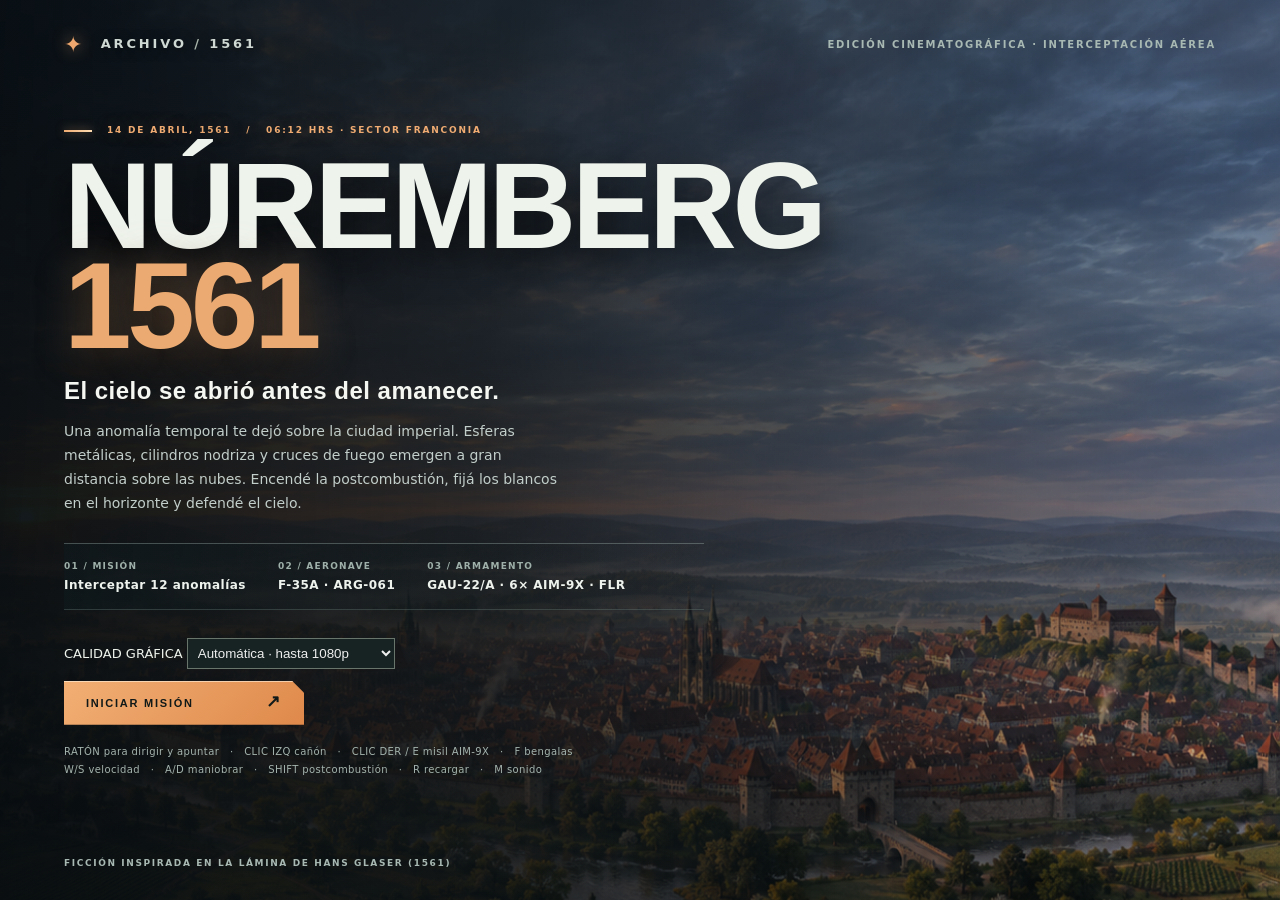
<file: index.html>
<!doctype html>
<html lang="es">
<head>
  <meta charset="utf-8">
  <meta name="viewport" content="width=device-width,initial-scale=1">
  <meta name="theme-color" content="#0b1317">
  <meta name="referrer" content="no-referrer">
  <meta http-equiv="Content-Security-Policy" content="default-src 'self'; script-src 'self'; style-src 'self' 'unsafe-inline'; img-src 'self' data: blob:; media-src 'self' blob:; connect-src 'none'; object-src 'none'; base-uri 'self'; form-action 'none'">
  <title>NÚREMBERG 1561 — Anomalía</title>
  <link rel="stylesheet" href="style.css">
</head>
<body>
  <main id="game">
    <canvas id="view" aria-label="Vista de la cabina de combate"></canvas>
    <div class="vignette"></div>
    <div class="grain"></div>
    <div class="letterbox top"></div>
    <div class="letterbox bottom"></div>
    <div id="cinema-fade" aria-hidden="true"></div>
    <div class="hud" id="hud" hidden>
      <div class="hud-top">
        <div class="hud-card"><span class="eyebrow">OPERACIÓN</span><strong>CIELO DE HIERRO</strong></div>
        <div class="mission"><span class="dot"></span> INTERCEPTACIÓN DE LARGO ALCANCE <span class="sep">·</span> <span id="radar-status">RADAR ACTIVO</span></div>
        <div class="hud-card right"><span class="eyebrow">NÚREMBERG · 14 ABR 1561</span><strong id="clock">06:12:00</strong></div>
      </div>
      <div class="side left">
        <span class="eyebrow">INTEGRIDAD</span>
        <strong id="health">100<span>%</span></strong>
        <div class="bar"><i id="healthbar"></i></div>
        <small>F-35A · ARG-061</small>
      </div>
      <div class="side right-side">
        <span class="eyebrow">CAÑÓN GAU-22/A</span>
        <strong id="ammo">40<span> / 40</span></strong>
        <div class="bar"><i id="ammobar"></i></div>
        <small id="weapon-status">SISTEMA LISTO</small>
        <div class="ordnance-row">
          <span class="ord-chip" id="missile-chip">AIM-9X <b id="missiles">6</b></span>
          <span class="ord-chip" id="flare-chip">FLR <b id="flares">12</b></span>
        </div>
      </div>
      <div class="crosshair" id="crosshair"><i></i><b></b><em></em><span class="ring-outer"></span></div>
      <div id="hitmarker">×</div>
      <div id="damage"></div>
      <div id="radio-feed" hidden><span class="radio-callsign" id="radio-callsign">ARG-062 // VHF</span><span id="radio-text"></span></div>
      <div class="hud-bottom">
        <div class="hud-card"><span class="eyebrow">BLANCOS NEUTRALIZADOS</span><strong id="kills">00 <span>/ 12</span></strong></div>
        <div class="bottom-center">
          <span id="message">IDENTIFICÁ Y DESTRUÍ LOS OBJETOS</span>
          <small>W/S VELOCIDAD &nbsp; · &nbsp; A/D MANIOBRAR &nbsp; · &nbsp; SHIFT POSTCOMBUSTIÓN &nbsp; · &nbsp; CLIC DER / E MISIL &nbsp; · &nbsp; F BENGALAS &nbsp; · &nbsp; R RECARGAR</small>
        </div>
        <div class="hud-card right"><span class="eyebrow">VELOCIDAD</span><strong id="speed">350 <span>KT</span></strong></div>
      </div>
    </div>
    <section class="overlay" id="intro">
      <div class="intro-bg" aria-hidden="true"></div>
      <div class="intro-flare" aria-hidden="true"></div>
      <div class="intro-top">
        <div class="brand"><span class="brand-mark">✦</span> ARCHIVO <b> / </b> 1561</div>
        <span class="top-label">EDICIÓN CINEMATOGRÁFICA · INTERCEPTACIÓN AÉREA</span>
      </div>
      <div class="intro-content">
        <div class="kicker"><span></span> 14 DE ABRIL, 1561 &nbsp; / &nbsp; 06:12 HRS · SECTOR FRANCONIA</div>
        <h1>NÚREMBERG<span>1561</span></h1>
        <p class="lead">El cielo se abrió antes del amanecer.</p>
        <p class="description">Una anomalía temporal te dejó sobre la ciudad imperial. Esferas metálicas, cilindros nodriza y cruces de fuego emergen a gran distancia sobre las nubes. Encendé la postcombustión, fijá los blancos en el horizonte y defendé el cielo.</p>
        <div class="brief">
          <div><span>01 / MISIÓN</span><strong>Interceptar 12 anomalías</strong></div>
          <div><span>02 / AERONAVE</span><strong>F-35A · ARG-061</strong></div>
          <div><span>03 / ARMAMENTO</span><strong>GAU-22/A · 6× AIM-9X · FLR</strong></div>
        </div>
        <label style="display:block;margin-bottom:12px;font-size:13px">CALIDAD GRÁFICA <select id="graphics-quality" style="background:#172323;color:#eee;padding:6px;border:1px solid #68756b"><option value="auto">Automática · hasta 1080p</option><option value="high">Alta · nubes más detalladas</option><option value="medium">Media · resolución reducida</option><option value="low">Baja · sin sombras dinámicas</option></select></label>
        <button id="start">INICIAR MISIÓN <span>↗</span></button>
        <p class="controls">RATÓN para dirigir y apuntar &nbsp; · &nbsp; CLIC IZQ cañón &nbsp; · &nbsp; CLIC DER / E misil AIM-9X &nbsp; · &nbsp; F bengalas<br>W/S velocidad &nbsp; · &nbsp; A/D maniobrar &nbsp; · &nbsp; SHIFT postcombustión &nbsp; · &nbsp; R recargar &nbsp; · &nbsp; M sonido</p>
      </div>
      <div class="intro-footer">
        <span>FICCIÓN INSPIRADA EN LA LÁMINA DE HANS GLASER (1561)</span>
      </div>
    </section>
    <section class="overlay end" id="end" hidden>
      <div class="intro-bg end-bg" aria-hidden="true"></div>
      <div class="end-box">
        <div class="kicker"><span></span> FIN DE LA OPERACIÓN</div>
        <h2 id="end-title"></h2>
        <p id="end-text"></p>
        <div class="result"><span>BLANCOS NEUTRALIZADOS</span><strong id="end-score"></strong></div>
        <button id="restart">VOLVER A VOLAR <span>↗</span></button>
      </div>
    </section>
    <div id="pause-hint" hidden>CURSOR LIBERADO · HACÉ CLIC EN LA PANTALLA PARA CONTINUAR</div>
  </main>
  <script src="audio.js"></script>
  <script src="textures.js"></script>
  <script src="vendor/three.min.js"></script>
  <script src="assets/city-atlas.js"></script>
  <script src="assets/franconia-sky.js"></script>
  <script src="assets/franconia-relief.js"></script>
  <script src="assets/franconia-fields.js"></script>
  <script src="assets/franconian-fronts.js"></script>
  <script src="atmosphere3d.js"></script>
  <script src="postfx.js"></script>
  <script src="models3d.js"></script>
  <script src="city3d.js"></script>
  <script src="vfx3d.js"></script>
  <script src="cockpit3d.js"></script>
  <script src="assets/woodland-crowns.js"></script>
  <script src="woodland3d.js"></script>
  <script src="world3d.js"></script>
  <script src="renderer.js"></script>
  <script src="game.js"></script>
</body>
</html>
</file>
<file: style.css>
:root {
  color-scheme: dark;
  font-family: Inter, system-ui, -apple-system, 'Segoe UI', Arial, sans-serif;
  background: #070d11;
  color: #eef3ec;
  -webkit-font-smoothing: antialiased;
  -moz-osx-font-smoothing: grayscale;
  text-rendering: optimizeLegibility;
}

* {
  box-sizing: border-box;
}

html,
body,
#game {
  margin: 0;
  width: 100%;
  height: 100%;
  overflow: hidden;
  background: #070d11;
  user-select: none;
}

canvas {
  position: absolute;
  inset: 0;
  width: 100%;
  height: 100%;
  display: block;
}

#view.cursor-captured {
  cursor: none;
}

[hidden] {
  display: none !important;
}

/* 4K Cinema Post-Processing Overlays */
.vignette {
  position: absolute;
  inset: 0;
  pointer-events: none;
  z-index: 1;
  background:
    radial-gradient(ellipse at center, transparent 52%, rgba(6, 12, 16, 0.34) 80%, rgba(2, 5, 8, 0.76) 100%),
    radial-gradient(circle at 72% 48%, rgba(255, 196, 134, 0.04), transparent 48%);
}

.grain {
  position: absolute;
  inset: 0;
  pointer-events: none;
  z-index: 1;
  background:
    linear-gradient(90deg, rgba(5, 13, 18, 0.24), transparent 24%, transparent 76%, rgba(5, 13, 18, 0.22)),
    linear-gradient(0deg, rgba(4, 9, 13, 0.4), transparent 26%),
    repeating-linear-gradient(0deg, rgba(255, 255, 255, 0.009) 0 1px, transparent 1px 3px);
  mix-blend-mode: soft-light;
}

.letterbox {
  position: absolute;
  left: 0;
  right: 0;
  height: clamp(10px, 2.2vh, 28px);
  background: linear-gradient(180deg, #020507, rgba(3, 6, 9, 0.9));
  pointer-events: none;
  z-index: 2;
}

.letterbox.top {
  top: 0;
  border-bottom: 1px solid rgba(255, 214, 170, 0.1);
}

.letterbox.bottom {
  bottom: 0;
  background: linear-gradient(0deg, #020507, rgba(3, 6, 9, 0.9));
  border-top: 1px solid rgba(255, 214, 170, 0.1);
}

#cinema-fade {
  position: absolute;
  inset: 0;
  background: #030608;
  pointer-events: none;
  z-index: 9;
  opacity: 0;
  transition: opacity 1.5s cubic-bezier(0.22, 1, 0.36, 1);
}

#cinema-fade.active {
  opacity: 1;
  transition: none;
}

.hdr-world .vignette,
.hdr-world .grain {
  display: none;
}

.hdr-world .letterbox {
  height: clamp(6px, 1.35vh, 18px);
  background: rgba(2, 4, 6, 0.92);
  border-color: rgba(255, 200, 140, 0.06);
}

/* Intro & End Cinema Overlays */
.overlay {
  position: absolute;
  inset: 0;
  z-index: 4;
  overflow: hidden;
  background: linear-gradient(95deg, rgba(6, 12, 16, 0.96) 0%, rgba(8, 16, 20, 0.84) 40%, rgba(10, 18, 22, 0.24) 100%);
  display: flex;
  flex-direction: column;
  padding: clamp(28px, 3.6vh, 58px) 5vw;
}

.intro-bg {
  position: absolute;
  inset: -4%;
  z-index: -2;
  background-image: url('assets/nuremberg-dawn.png');
  background-position: center;
  background-size: cover;
  filter: contrast(1.07) saturate(1.12) brightness(0.95);
  will-change: transform;
  animation: kenburns 28s ease-in-out infinite alternate;
}

.end-bg {
  opacity: 0.42;
  filter: contrast(1.1) saturate(0.88) brightness(0.68);
}

#intro::after {
  content: '';
  position: absolute;
  inset: 0;
  z-index: -1;
  pointer-events: none;
  background:
    linear-gradient(94deg, rgba(5, 11, 15, 0.96) 0%, rgba(8, 15, 19, 0.82) 38%, rgba(10, 18, 22, 0.14) 100%),
    radial-gradient(circle at 18% 58%, rgba(235, 163, 98, 0.18), transparent 46%);
}

/* Hollywood Anamorphic Lens Flare */
.intro-flare {
  position: absolute;
  top: 44%;
  left: 6%;
  width: 82vw;
  height: 4px;
  z-index: -1;
  pointer-events: none;
  background: linear-gradient(
    90deg,
    transparent 0%,
    rgba(130, 205, 255, 0.18) 14%,
    rgba(255, 212, 152, 0.48) 28%,
    rgba(255, 248, 230, 0.65) 36%,
    rgba(165, 220, 255, 0.26) 62%,
    transparent 100%
  );
  box-shadow:
    0 0 22px 3px rgba(155, 215, 255, 0.18),
    0 0 42px 8px rgba(245, 182, 112, 0.14);
  filter: blur(2.5px);
  transform: rotate(-1.8deg);
  opacity: 0.68;
  animation: flarePulse 7s ease-in-out infinite alternate;
}

@keyframes flarePulse {
  0% {
    opacity: 0.52;
    transform: rotate(-1.8deg) scaleX(0.96);
  }
  100% {
    opacity: 0.78;
    transform: rotate(-1.5deg) scaleX(1.03);
  }
}

@keyframes kenburns {
  0% {
    transform: scale(1) translate3d(0, 0, 0);
  }
  100% {
    transform: scale(1.075) translate3d(-1.4%, -1%, 0);
  }
}

.intro-top,
.intro-footer {
  display: flex;
  justify-content: space-between;
  align-items: center;
  letter-spacing: 0.18em;
  font-size: clamp(10px, 0.65vw, 14px);
  font-weight: 700;
  color: #cfd8d2;
}

.brand {
  font-size: clamp(13px, 0.85vw, 18px);
  letter-spacing: 0.22em;
  text-shadow: 0 2px 12px rgba(0, 0, 0, 0.65);
}

.brand b {
  color: #a8b5aa;
}

.brand-mark {
  color: #f0a86e;
  font-size: clamp(22px, 1.5vw, 32px);
  vertical-align: middle;
  margin-right: 8px;
  text-shadow: 0 0 16px rgba(240, 168, 110, 0.68);
}

.top-label,
.intro-footer {
  color: #a8b8b2;
}

.intro-content {
  margin: auto 0;
  max-width: clamp(640px, 42vw, 880px);
  padding: 18px 0;
  animation: fadeSlide 0.9s cubic-bezier(0.16, 1, 0.3, 1);
}

@keyframes fadeSlide {
  from {
    opacity: 0;
    transform: translateY(14px);
  }
  to {
    opacity: 1;
    transform: translateY(0);
  }
}

.kicker,
.eyebrow {
  font-size: clamp(9px, 0.6vw, 13px);
  font-weight: 700;
  letter-spacing: 0.2em;
  color: #adc0b7;
}

.kicker {
  color: #f0ac72;
  text-shadow: 0 0 18px rgba(240, 172, 114, 0.34);
}

.kicker span {
  display: inline-block;
  width: 28px;
  height: 2px;
  background: linear-gradient(90deg, #f0ac72, #ffddb3);
  vertical-align: middle;
  margin-right: 10px;
  box-shadow: 0 0 10px rgba(240, 172, 114, 0.62);
}

h1,
h2 {
  font-family: 'Barlow Condensed', 'Arial Narrow', Impact, sans-serif;
  line-height: 0.82;
  letter-spacing: -0.035em;
  margin: 22px 0 20px;
  font-size: clamp(76px, 9.5vw, 172px);
  font-weight: 800;
  text-shadow: 0 14px 38px rgba(0, 0, 0, 0.78);
}

h1 span {
  display: block;
  color: #ebaa71;
  text-shadow: 0 0 42px rgba(235, 170, 113, 0.34), 0 14px 36px rgba(0, 0, 0, 0.78);
}

.lead {
  font-family: 'Barlow Condensed', sans-serif;
  font-size: clamp(24px, 1.75vw, 36px);
  font-weight: 600;
  margin: 0 0 10px;
  color: #f4f7f2;
  letter-spacing: 0.02em;
}

.description {
  max-width: clamp(500px, 34vw, 680px);
  font-size: clamp(14px, 0.9vw, 18px);
  line-height: 1.72;
  color: #c2ceca;
}

.brief {
  display: flex;
  gap: clamp(24px, 2.5vw, 48px);
  margin: 28px 0;
  border-top: 1px solid rgba(180, 200, 192, 0.32);
  border-bottom: 1px solid rgba(130, 155, 146, 0.28);
  padding: 17px 0;
  background: linear-gradient(90deg, rgba(14, 26, 30, 0.56), transparent);
}

.brief div {
  display: flex;
  flex-direction: column;
  gap: 7px;
}

.brief span,
.result span {
  font-size: clamp(9px, 0.55vw, 12px);
  letter-spacing: 0.14em;
  color: #9eb0a9;
  font-weight: 700;
}

.brief strong {
  font-size: clamp(12px, 0.8vw, 16px);
  color: #eef3ee;
  letter-spacing: 0.04em;
}

button {
  position: relative;
  overflow: hidden;
  border: 0;
  background: linear-gradient(135deg, #f2af74 0%, #df894b 100%);
  color: #101918;
  font-weight: 800;
  letter-spacing: 0.16em;
  font-size: clamp(11px, 0.72vw, 15px);
  padding: clamp(16px, 1.3vh, 22px) clamp(22px, 1.6vw, 30px);
  min-width: clamp(240px, 16vw, 320px);
  text-align: left;
  cursor: pointer;
  clip-path: polygon(0 0, calc(100% - 12px) 0, 100% 12px, 100% 100%, 0 100%);
  box-shadow: 0 10px 28px rgba(235, 161, 99, 0.28), inset 0 1px 0 rgba(255, 245, 228, 0.6);
  transition: transform 0.18s ease, box-shadow 0.2s ease, filter 0.2s ease;
}

button::after {
  content: '';
  position: absolute;
  top: 0;
  left: -110%;
  width: 75%;
  height: 100%;
  background: linear-gradient(105deg, transparent, rgba(255, 250, 236, 0.42), transparent);
  transition: left 0.45s ease;
}

button:hover {
  filter: brightness(1.08);
  transform: translateY(-1px);
  box-shadow: 0 16px 38px rgba(245, 176, 115, 0.42), inset 0 1px 0 rgba(255, 250, 240, 0.8);
}

button:hover::after {
  left: 130%;
}

button:active {
  transform: translateY(0);
}

button span {
  float: right;
  font-size: 17px;
  line-height: 10px;
}

.controls {
  font-size: clamp(10px, 0.65vw, 14px);
  line-height: 1.85;
  color: #a5b4ae;
  margin-top: 18px;
  letter-spacing: 0.04em;
}

.intro-footer {
  font-size: clamp(9px, 0.58vw, 12px);
}

/* 4K Tactical F-35A Helmet HUD */
.hud {
  position: absolute;
  inset: 0;
  z-index: 3;
  color: #c9f5d7;
  font-family: 'Barlow Condensed', Arial, sans-serif;
  pointer-events: none;
  text-shadow: 0 0 12px rgba(130, 235, 175, 0.38), 0 1px 4px rgba(4, 14, 12, 0.92);
}

.hud-top,
.hud-bottom {
  position: absolute;
  left: 3.5%;
  right: 3.5%;
  display: flex;
  justify-content: space-between;
  align-items: flex-start;
}

.hud-top {
  top: 4.2%;
}

.hud-bottom {
  bottom: 4.6%;
  align-items: end;
}

.hud-card {
  background: linear-gradient(180deg, rgba(9, 22, 21, 0.56), rgba(7, 17, 16, 0.26));
  border-left: 2px solid rgba(154, 235, 186, 0.52);
  padding: clamp(8px, 0.7vh, 14px) clamp(14px, 1.1vw, 22px);
  backdrop-filter: blur(6px) saturate(1.15);
  box-shadow: 0 4px 20px rgba(0, 0, 0, 0.24);
}

.hud-card.right {
  border-left: 0;
  border-right: 2px solid rgba(154, 235, 186, 0.52);
}

.hud-top strong,
.hud-bottom strong {
  display: block;
  font-size: clamp(22px, 1.65vw, 36px);
  letter-spacing: 0.07em;
  font-variant-numeric: tabular-nums;
}

.hud .eyebrow {
  display: block;
  color: #9cd4b4;
  font-family: Inter, Arial, sans-serif;
  font-size: clamp(8.5px, 0.55vw, 12px);
  margin-bottom: 4px;
  letter-spacing: 0.18em;
}

.right {
  text-align: right;
}

.mission {
  font-family: Inter, sans-serif;
  font-size: clamp(9px, 0.6vw, 13px);
  letter-spacing: 0.16em;
  background: rgba(9, 24, 22, 0.62);
  border: 1px solid rgba(166, 232, 190, 0.36);
  padding: clamp(8px, 0.7vh, 13px) clamp(16px, 1.2vw, 24px);
  backdrop-filter: blur(6px);
  clip-path: polygon(10px 0, 100% 0, calc(100% - 10px) 100%, 0 100%);
  box-shadow: 0 4px 20px rgba(0, 0, 0, 0.38);
}

.mission .sep {
  opacity: 0.45;
  margin: 0 6px;
}

.dot {
  display: inline-block;
  background: #f0aa6e;
  width: 7px;
  height: 7px;
  border-radius: 50%;
  margin-right: 7px;
  box-shadow: 0 0 12px #f0aa6e;
  animation: pulseDot 1.6s ease-in-out infinite;
}

@keyframes pulseDot {
  0%,
  100% {
    opacity: 1;
    transform: scale(1);
  }
  50% {
    opacity: 0.45;
    transform: scale(0.82);
  }
}

.side {
  position: absolute;
  top: 43%;
  width: clamp(132px, 9.5vw, 210px);
  background: linear-gradient(90deg, rgba(8, 22, 20, 0.54), transparent);
  padding: clamp(10px, 0.8vh, 16px) clamp(12px, 0.9vw, 18px);
  border-left: 2px solid rgba(154, 235, 186, 0.46);
  backdrop-filter: blur(4px);
}

.side.left {
  left: 3.5%;
}

.side.right-side {
  right: 3.5%;
  text-align: right;
  border-left: 0;
  border-right: 2px solid rgba(154, 235, 186, 0.46);
  background: linear-gradient(-90deg, rgba(8, 22, 20, 0.54), transparent);
}

.side strong {
  display: block;
  font-size: clamp(34px, 2.5vw, 56px);
  line-height: 1;
  font-variant-numeric: tabular-nums;
}

.side strong span,
.hud-bottom strong span {
  font-size: clamp(14px, 0.95vw, 22px);
  color: #8cc0a2;
}

.side small,
.bottom-center small {
  display: block;
  font-family: Inter, sans-serif;
  font-size: clamp(8.5px, 0.56vw, 12px);
  letter-spacing: 0.12em;
  margin-top: 8px;
  color: #a4ceb5;
}

.bar {
  height: clamp(4px, 0.35vh, 6px);
  background: rgba(70, 115, 92, 0.45);
  margin-top: 8px;
  overflow: hidden;
  border-radius: 1px;
}

.bar i {
  display: block;
  background: linear-gradient(90deg, #9eeac0, #e6ffef);
  width: 100%;
  height: 100%;
  transition: width 0.15s ease;
  box-shadow: 0 0 12px rgba(170, 245, 205, 0.55);
}

.bottom-center {
  text-align: center;
  font-size: clamp(13px, 0.88vw, 18px);
  letter-spacing: 0.14em;
}

#message {
  display: inline-block;
  padding: clamp(4px, 0.4vh, 8px) clamp(12px, 1vw, 20px);
  background: rgba(9, 23, 21, 0.56);
  border-top: 1px solid rgba(164, 232, 190, 0.34);
  backdrop-filter: blur(4px);
  color: #e6fced;
}

.ordnance-row {
  display: flex;
  justify-content: flex-end;
  gap: 8px;
  margin-top: 8px;
  font-family: Inter, sans-serif;
  font-size: clamp(9px, 0.62vw, 11.5px);
  letter-spacing: 0.12em;
  white-space: nowrap;
}

.ord-chip {
  padding: 2px 6px;
  border: 1px solid rgba(154, 232, 188, 0.34);
  background: rgba(8, 22, 20, 0.35);
  color: #a8d9bc;
}

.ord-chip b {
  color: #f3ffe9;
  font-weight: 700;
  margin-left: 3px;
}

.ord-chip.ready {
  border-color: rgba(255, 198, 112, 0.85);
  color: #ffe2ab;
  box-shadow: 0 0 12px rgba(255, 178, 86, 0.32);
}

.ord-chip.empty {
  opacity: 0.45;
  border-color: rgba(255, 110, 82, 0.4);
}

#radio-feed {
  position: absolute;
  bottom: 20.5vh;
  left: 50%;
  transform: translateX(-50%);
  max-width: min(68vw, 720px);
  padding: 7px 18px;
  background: linear-gradient(90deg, transparent, rgba(5, 12, 15, 0.72) 14%, rgba(5, 12, 15, 0.72) 86%, transparent);
  border-top: 1px solid rgba(242, 182, 116, 0.28);
  border-bottom: 1px solid rgba(150, 224, 186, 0.16);
  text-align: center;
  font-family: Inter, system-ui, sans-serif;
  font-size: clamp(11px, 0.84vw, 15px);
  letter-spacing: 0.05em;
  color: #eef5ef;
  text-shadow: 0 1px 6px rgba(0, 0, 0, 0.92);
  pointer-events: none;
  white-space: nowrap;
  overflow: hidden;
  text-overflow: ellipsis;
}

.radio-callsign {
  display: inline-block;
  margin-right: 10px;
  padding: 1px 6px;
  font-size: 0.78em;
  font-weight: 700;
  letter-spacing: 0.16em;
  color: #f5b97a;
  border: 1px solid rgba(245, 185, 122, 0.5);
  background: rgba(245, 185, 122, 0.12);
}

.hdr-world .bottom-center {
  position: fixed;
  top: 7.2vh;
  bottom: auto;
  left: 50%;
  width: max-content;
  max-width: min(74vw, 620px);
  transform: translateX(-50%);
  font-size: clamp(9.5px, 0.72vw, 13px);
  z-index: 4;
}

.hdr-world .bottom-center small {
  display: none;
}

.hdr-world #message {
  background: linear-gradient(90deg, transparent, rgba(7, 16, 19, 0.62) 16%, rgba(7, 16, 19, 0.62) 84%, transparent);
  border-top: 0;
  border-bottom: 1px solid rgba(168, 240, 200, 0.28);
  padding: 3px 18px;
  backdrop-filter: none;
  letter-spacing: 0.16em;
  color: #dff8e8;
}

.hdr-world .hud {
  text-shadow: 0 1px 5px rgba(2, 8, 10, 0.92), 0 0 10px rgba(130, 236, 184, 0.24);
}

.hdr-world .hud-card,
.hdr-world .mission,
.hdr-world .side {
  background: transparent;
  backdrop-filter: none;
  box-shadow: none;
  border-color: rgba(154, 236, 190, 0.42);
}

.hdr-world .hud-card {
  padding: 4px 10px;
  border-left: 1.5px solid rgba(154, 236, 190, 0.45);
  background: linear-gradient(90deg, rgba(6, 16, 19, 0.34), transparent 90%);
}

.hdr-world .hud-card.right {
  border-left: 0;
  border-right: 1.5px solid rgba(154, 236, 190, 0.45);
  background: linear-gradient(-90deg, rgba(6, 16, 19, 0.34), transparent 90%);
}

.hdr-world .mission {
  border: 0;
  border-bottom: 1px solid rgba(154, 236, 190, 0.3);
  clip-path: none;
  padding: 4px 18px;
  background: linear-gradient(90deg, transparent, rgba(6, 15, 18, 0.42) 18%, rgba(6, 15, 18, 0.42) 82%, transparent);
  white-space: nowrap;
}

.hdr-world .hud-top strong,
.hdr-world .hud-bottom strong {
  font-size: clamp(13px, 1.08vw, 22px);
  white-space: nowrap;
}

.hdr-world .hud-card .eyebrow,
.hdr-world .side .eyebrow,
.hdr-world .side small {
  white-space: nowrap;
}

.hdr-world .side {
  width: auto;
  min-width: clamp(128px, 10.8vw, 178px);
  padding: 6px 11px;
  background: linear-gradient(90deg, rgba(6, 16, 19, 0.32), transparent 95%);
}

.hdr-world .side.right-side {
  background: linear-gradient(-90deg, rgba(6, 16, 19, 0.32), transparent 95%);
}

.hdr-world .side strong {
  font-size: clamp(24px, 1.85vw, 37px);
  white-space: nowrap;
}

.hdr-world .side small {
  margin-top: 5px;
}

.crosshair.locked {
  border-color: rgba(255, 188, 92, 0.96);
  box-shadow: 0 0 22px rgba(255, 158, 66, 0.5), inset 0 0 12px rgba(255, 178, 86, 0.28);
  transform: translate(-50%, -50%) scale(0.92);
  transition: transform 0.12s ease, border-color 0.12s ease;
}

.crosshair.locked:before,
.crosshair.locked:after {
  background: rgba(255, 204, 118, 0.95);
}

/* Precision Optical Crosshair */
.crosshair {
  position: absolute;
  left: 50%;
  top: 50%;
  width: clamp(44px, 2.8vw, 66px);
  height: clamp(44px, 2.8vw, 66px);
  transform: translate(-50%, -50%);
  border: 1px solid rgba(182, 245, 202, 0.8);
  border-radius: 50%;
  box-shadow: 0 0 16px rgba(145, 235, 180, 0.25), inset 0 0 12px rgba(145, 235, 180, 0.14);
}

.crosshair:before,
.crosshair:after {
  content: '';
  position: absolute;
  background: rgba(182, 245, 202, 0.9);
}

.crosshair:before {
  width: 1px;
  height: 150%;
  left: 50%;
  top: -25%;
  transform: translateX(-50%);
}

.crosshair:after {
  height: 1px;
  width: 150%;
  top: 50%;
  left: -25%;
  transform: translateY(-50%);
}

.crosshair i {
  position: absolute;
  width: 4px;
  height: 4px;
  border-radius: 50%;
  background: #fff6d8;
  left: 50%;
  top: 50%;
  transform: translate(-50%, -50%);
  box-shadow: 0 0 10px #ffe6a8;
}

.crosshair .ring-outer {
  position: absolute;
  inset: -32%;
  border-radius: 50%;
  border: 1px dashed rgba(176, 240, 196, 0.28);
}

.hdr-world .crosshair {
  width: clamp(26px, 2vw, 41px);
  height: clamp(26px, 2vw, 41px);
  box-shadow: none;
}

.hdr-world .crosshair .ring-outer {
  display: none;
}

.hdr-world .crosshair:before {
  height: 115%;
  top: -7.5%;
}

.hdr-world .crosshair:after {
  width: 115%;
  left: -7.5%;
}

#hitmarker {
  position: absolute;
  left: 50%;
  top: 50%;
  transform: translate(-50%, -53%);
  font: 700 clamp(40px, 2.8vw, 64px) Arial, sans-serif;
  color: #fff6dc;
  opacity: 0;
  text-shadow: 0 0 18px rgba(255, 190, 110, 0.98);
  transition: opacity 0.08s ease;
}

#damage {
  position: absolute;
  inset: 0;
  box-shadow: inset 0 0 170px 38px rgba(228, 66, 34, 0.95);
  opacity: 0;
}

/* End Screen */
.end {
  background: rgba(6, 12, 16, 0.88);
  justify-content: center;
  align-items: center;
}

.end-box {
  max-width: clamp(500px, 35vw, 680px);
  width: 100%;
  background: rgba(9, 18, 22, 0.78);
  border: 1px solid rgba(235, 170, 113, 0.3);
  padding: clamp(30px, 2.6vw, 48px);
  backdrop-filter: blur(10px);
  box-shadow: 0 28px 70px rgba(0, 0, 0, 0.7);
}

.end h2 {
  font-size: clamp(64px, 5.2vw, 108px);
  line-height: 0.88;
  margin: 16px 0 18px;
}

.end p {
  color: #c2cfc8;
  line-height: 1.65;
  font-size: clamp(14px, 0.95vw, 18px);
}

.result {
  border-block: 1px solid rgba(154, 185, 170, 0.38);
  margin: 28px 0;
  padding: 16px 0;
  display: flex;
  justify-content: space-between;
  align-items: center;
}

.result strong {
  font: 700 clamp(26px, 2vw, 40px) 'Barlow Condensed', sans-serif;
  color: #f2b57e;
  font-variant-numeric: tabular-nums;
}

#pause-hint {
  position: absolute;
  top: 13%;
  left: 50%;
  transform: translateX(-50%);
  z-index: 5;
  font-size: clamp(10px, 0.68vw, 14px);
  letter-spacing: 0.16em;
  background: rgba(11, 24, 22, 0.9);
  border: 1px solid rgba(174, 230, 194, 0.36);
  padding: 12px 20px;
  color: #e0efe5;
  backdrop-filter: blur(6px);
  pointer-events: none;
}

@media (max-width: 650px) {
  .overlay {
    padding: 24px 20px;
  }
  .brief {
    gap: 15px;
  }
  .brief strong {
    font-size: 10px;
  }
  .top-label,
  .intro-footer,
  .mission,
  .bottom-center small {
    display: none;
  }
  .side {
    width: 88px;
    padding: 6px 8px;
  }
  .hud-top strong {
    font-size: 17px;
  }
  .hud-bottom strong {
    font-size: 19px;
  }
  .side strong {
    font-size: 28px;
  }
  .bottom-center {
    max-width: 165px;
  }
  .description {
    font-size: 13px;
  }
  .end-box {
    padding: 24px 20px;
  }
}

/* Results are an opaque screen, independent of the last GPU/canvas frame. */
#end { background: #080f13; isolation: isolate; z-index: 10; }
#end .end-bg { z-index: -1; opacity: .28; }
#end .end-box { position: relative; z-index: 1; }

#end h2 { font-size: clamp(34px, 4.5vw, 78px); overflow-wrap: anywhere; max-width: 100%; }
</file>
